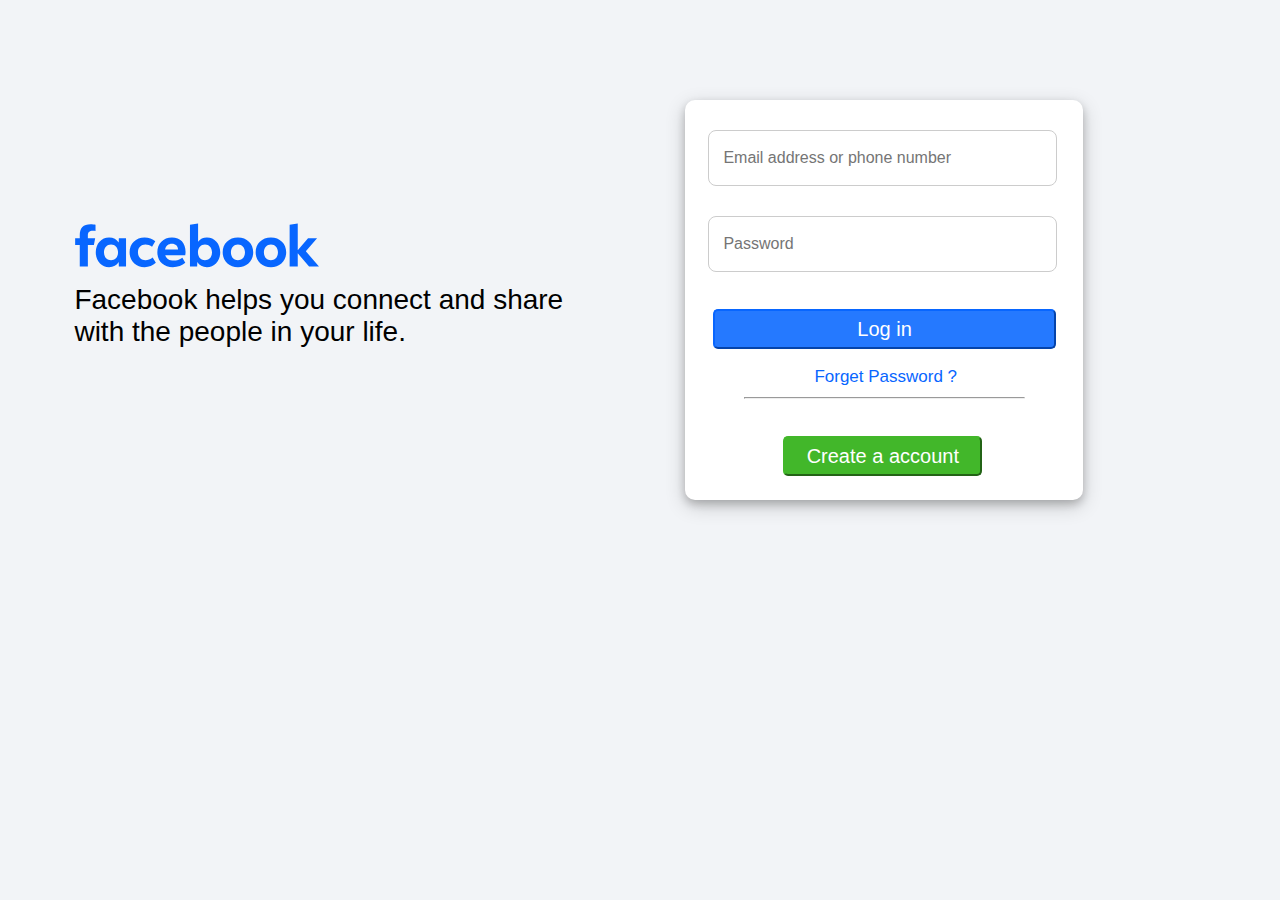
<file: Java Script/Facebook UI/index.html>
<!DOCTYPE html>
<html lang="en">

<head>
    <meta charset="UTF-8">
    <meta name="viewport" content="width=device-width, initial-scale=1.0">
    <link rel="stylesheet" href="style.css">
    <title>Facebook Login or Sign in</title>
</head>

<body>
    <div class="container">
        <div class="rightbox">
            <div class="logo">
                <img src="logo.svg" style="width: 300px;" height="350px" alt="">
            </div>
            <div class="logotext">
                Facebook helps you connect and share<br /> with the people in your life.
            </div>
        </div>
        <div class="leftbox">
            <div class="emalbox">
                <input type="email" placeholder="Email address or phone number">
            </div>
            <div class="password">
                <input  type="password" placeholder="Password">
            </div>
             <div class="loginbutton">
               <button>Log in</button>
            </div>
            <div class="forgetext">
                <p>Forget Password ? </p>

            </div>
            <div class="hr">
                <center>
                    <hr width="70%">
                </center>

            </div>
            <div class="createbutton">
               <a href="signup.html"> <button style="background-color: #42b72a; width: 50%; border-color: #42b72a; margin-left: 24.6%;">Create a account</button></a>
            </div>
        </div>
    </div>
    

<script src="index.js"></script>
</body>

</html>
</file>
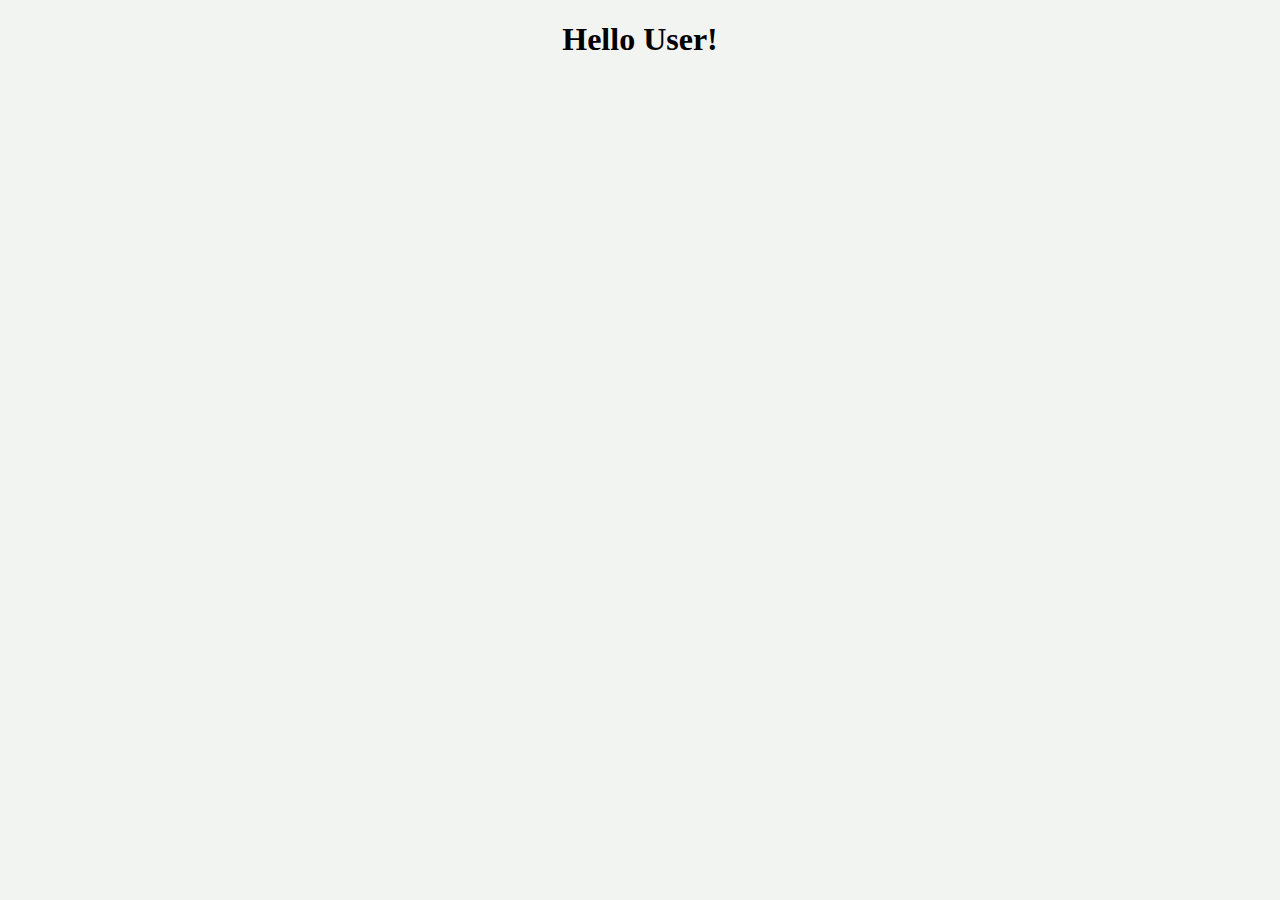
<file: Java Script/JavaScript-assignment-1/index.html>
<!DOCTYPE html>
<html lang="en">

<head>
    <meta charset="UTF-8">
    <meta name="viewport" content="width=device-width, initial-scale=1.0">
    <title>CHP 1-3</title>
</head>

<body style="background-color: #f2f4f2;">
    <h1 style="justify-self: center;">Hello User!</h1>


    <script src="app.js"></script>
</body>

</html>
</file>
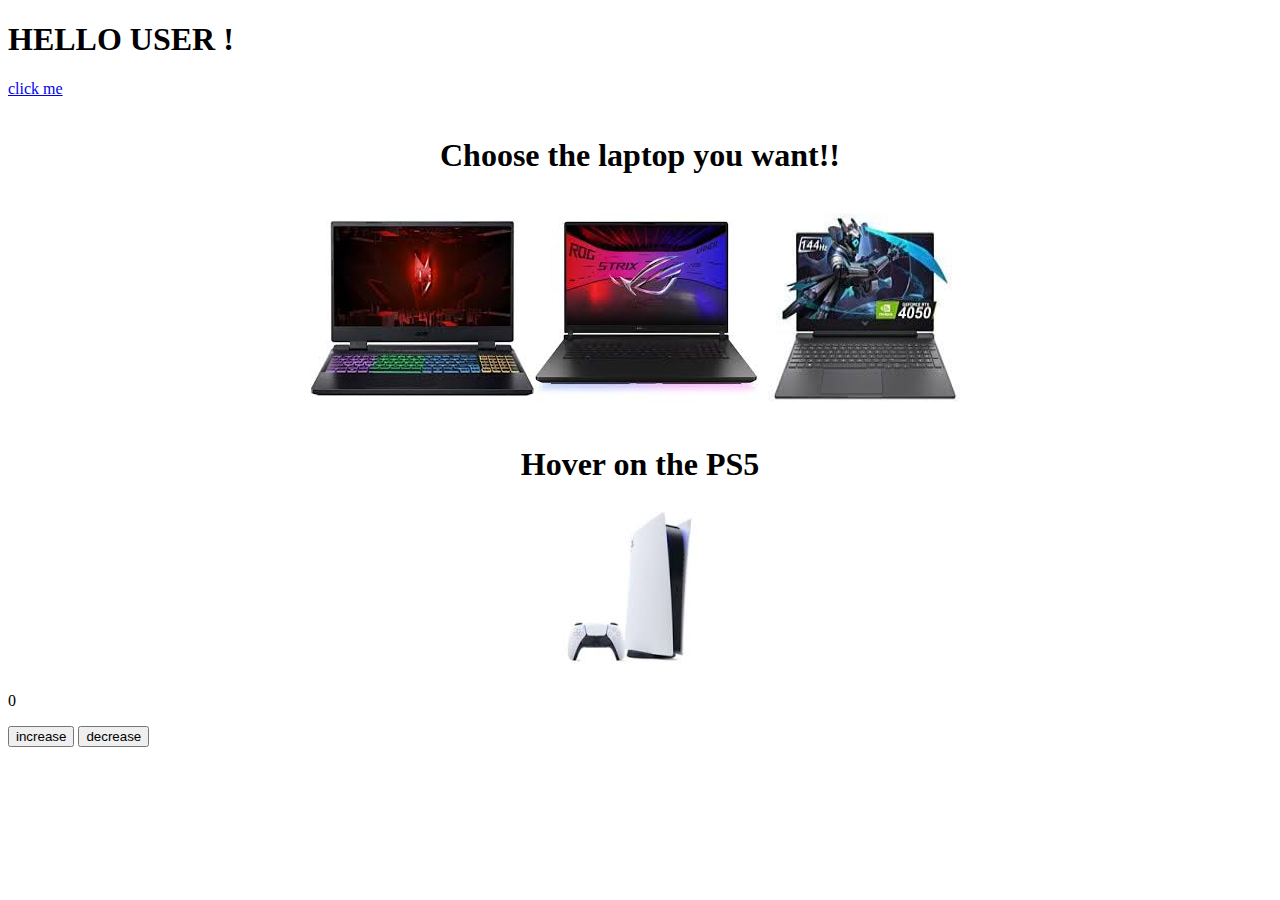
<file: Java Script/JavaScript-assignment-from-39-chp/index.html>
<!DOCTYPE html>
<html lang="en">

<head>
    <meta charset="UTF-8">
    <meta name="viewport" content="width=device-width, initial-scale=1.0">
    <title>JS assignment</title>
</head>

<body>
    <h1>HELLO USER !</h1>




    <!-- question-1 -->
    <a href="#" onclick="alert('HI user!!')">click me</a> <br /> <br />

    <!-- question-2 -->
    <h1 style="justify-self: center;">Choose the laptop you want!!</h1>
    <div style="display: flex; justify-content: center;" class="laptops">

        <img src="[data-uri]"
            onclick="alert('Thank you for buying this laptop')" alt="">
        <img src="[data-uri]"
            onclick="alert('Thank you for buying this laptop')" alt="">
        <img src="[data-uri]"
            onclick="alert('Thank you for buying this laptop')" alt="">
    </div>

        <!-- question-4 -->

<h1 style="justify-self: center; margin-top: 25px;">Hover on the PS5</h1>
<div class="ps5">
    <center><img src="[data-uri]" 
    onmouseover="src='[data-uri]'" 
    onmouseout="src='[data-uri]'"
    alt=""> 
</div></center>


    <!-- question-5 -->
<p id="display" >0</p>
<button onclick="changeCount(1)" >increase</button>
<button onclick="changeCount(-1)" >decrease</button>





    <script src="app.js"></script>
</body>

</html>
</file>
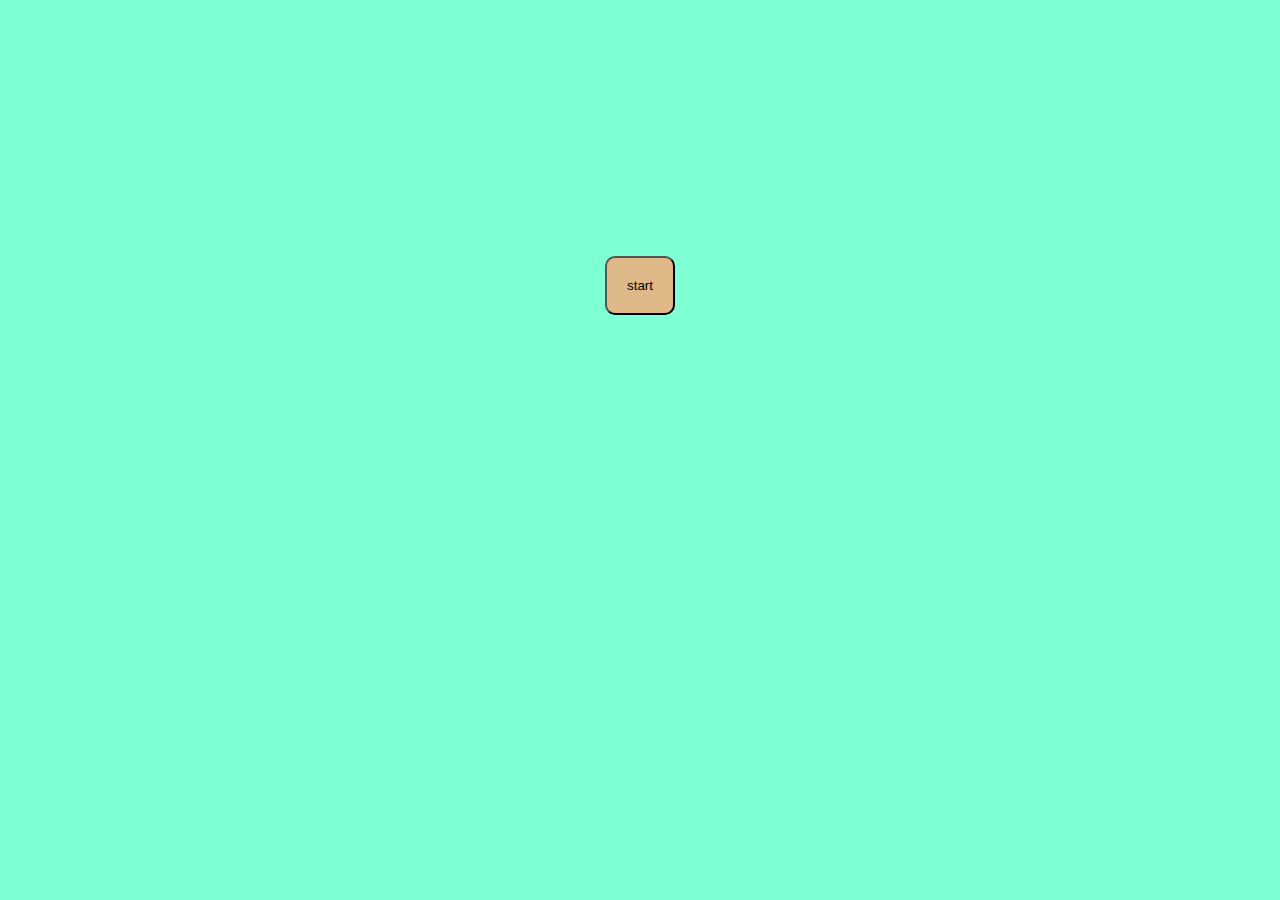
<file: JS/JS-assignment1/css animation/index.html>
<!DOCTYPE html>
<html lang="en">
<head>
    <meta charset="UTF-8">
    <meta name="viewport" content="width=device-width, initial-scale=1.0">
    <link rel="stylesheet" href="style.css">
    <title>Document</title>
</head>
<body>
    <header>
        <center>  <button>start</button></center>
      
    </header>
</body>
</html>
</file>
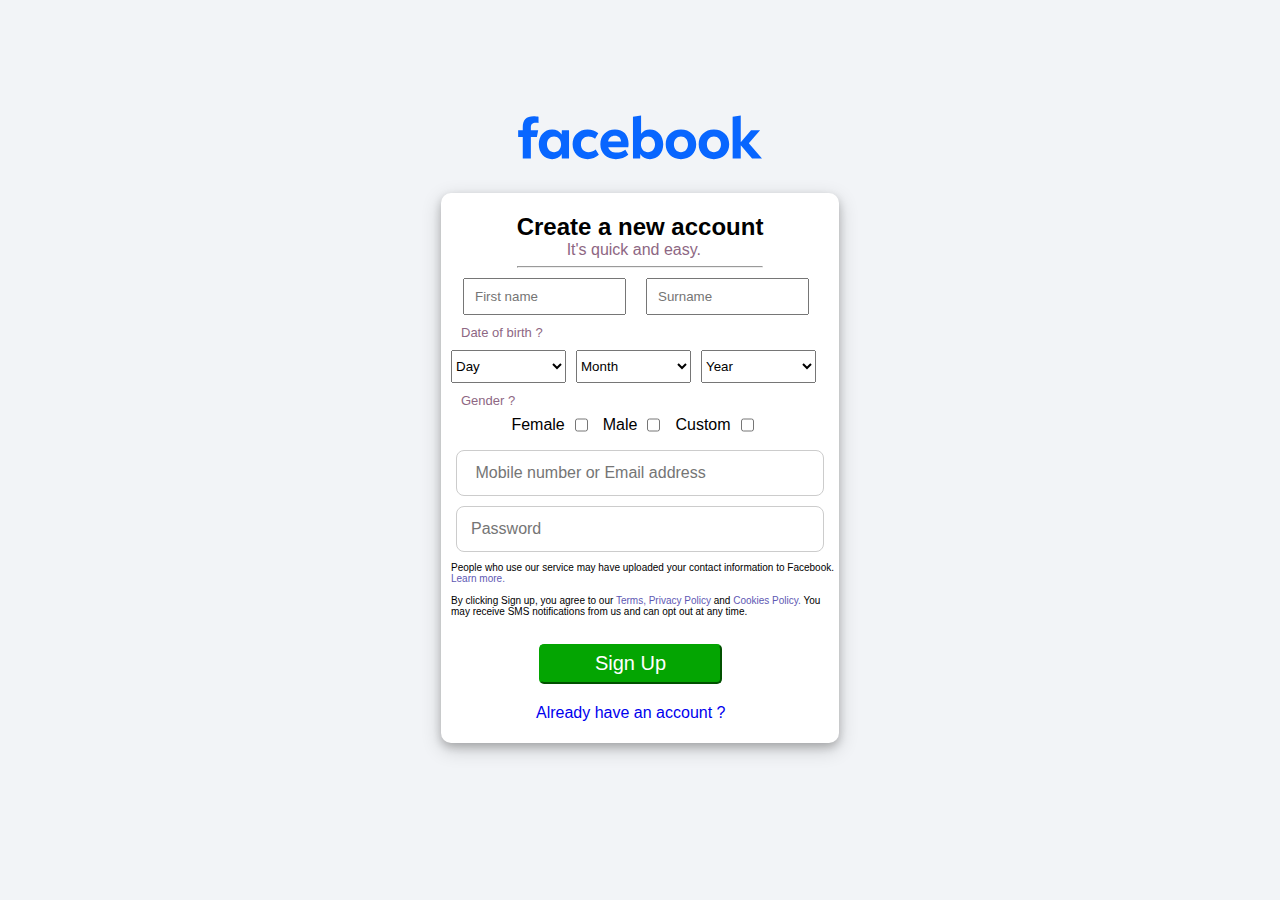
<file: Java Script/Facebook UI/signup.html>
<!DOCTYPE html>
<html lang="en">

<head>
    <meta charset="UTF-8">
    <meta name="viewport" content="width=device-width, initial-scale=1.0">
    <link rel="stylesheet" href="signup.css">
    <title>Signup page</title>
</head>

<body>
    <div class="container">
        <div class="logo">
            <img src="logo.svg" style="width: 300px;" height="350px" alt="">
        </div>
        <div class="belowbox">
            <div class="text1">
                <h2 style="padding-top: 20px;">Create a new account</h2>
                <p style="color: #8e6783; margin-left: 50px;">It's quick and easy.</p>
                <hr style="margin-top: 7px;" />
            </div>
            <div class="names">
                <div class="first">
                    <input style="height: 33px; padding-left: 10px;" type="name" placeholder="First name">
                </div>
                <div class="SUR">
                    <input style="height: 33px; padding-left: 10px;" type="name" placeholder="Surname">
                </div>
            </div>
            <div class="dob-sec">
                <div class="text2">
                    <p>Date of birth ?</p>
                </div>
                <div class="dob2" style="display: flex;">
                    <div class="date"> <select name="dob-day" id="dob-day">
                            <option value="">Day</option>
                            <option value="">---</option>
                            <option value="01">01</option>
                            <option value="02">02</option>
                            <option value="03">03</option>
                            <option value="04">04</option>
                            <option value="05">05</option>
                            <option value="06">06</option>
                            <option value="07">07</option>
                            <option value="08">08</option>
                            <option value="09">09</option>
                            <option value="10">10</option>
                            <option value="11">11</option>
                            <option value="12">12</option>
                            <option value="13">13</option>
                            <option value="14">14</option>
                            <option value="15">15</option>
                            <option value="16">16</option>
                            <option value="17">17</option>
                            <option value="18">18</option>
                            <option value="19">19</option>
                            <option value="20">20</option>
                            <option value="21">21</option>
                            <option value="22">22</option>
                            <option value="23">23</option>
                            <option value="24">24</option>
                            <option value="25">25</option>
                            <option value="26">26</option>
                            <option value="27">27</option>
                            <option value="28">28</option>
                            <option value="29">29</option>
                            <option value="30">30</option>
                            <option value="31">31</option>
                        </select></div>
                    <div class="month"> <select name="dob-month" id="dob-month">
                            <option value="00">Month</option>
                            <option value="01">January</option>
                            <option value="02">February</option>
                            <option value="03">March</option>
                            <option value="04">April</option>
                            <option value="05">May</option>
                            <option value="06">June</option>
                            <option value="07">July</option>
                            <option value="08">August</option>
                            <option value="09">September</option>
                            <option value="10">October</option>
                            <option value="11">November</option>
                            <option value="12">December</option>
                        </select>
                    </div>
                    <div class="year"> <select name="dob-year" id="dob-year">
                            <option value="">Year</option>
                            <option value="">----</option>
                            <option value="2012">2012</option>
                            <option value="2011">2011</option>
                            <option value="2010">2010</option>
                            <option value="2009">2009</option>
                            <option value="2008">2008</option>
                            <option value="2007">2007</option>
                            <option value="2006">2006</option>
                            <option value="2005">2005</option>
                            <option value="2004">2004</option>
                            <option value="2003">2003</option>
                            <option value="2002">2002</option>
                            <option value="2001">2001</option>
                            <option value="2000">2000</option>
                            <option value="1999">1999</option>
                            <option value="1998">1998</option>
                            <option value="1997">1997</option>
                            <option value="1996">1996</option>
                            <option value="1995">1995</option>
                            <option value="1994">1994</option>
                            <option value="1993">1993</option>
                            <option value="1992">1992</option>
                            <option value="1991">1991</option>
                            <option value="1990">1990</option>
                            <option value="1989">1989</option>
                            <option value="1988">1988</option>
                            <option value="1987">1987</option>
                            <option value="1986">1986</option>
                            <option value="1985">1985</option>
                            <option value="1984">1984</option>
                            <option value="1983">1983</option>
                            <option value="1982">1982</option>
                            <option value="1981">1981</option>
                            <option value="1980">1980</option>
                            <option value="1979">1979</option>
                            <option value="1978">1978</option>
                            <option value="1977">1977</option>
                            <option value="1976">1976</option>
                            <option value="1975">1975</option>
                            <option value="1974">1974</option>
                            <option value="1973">1973</option>
                            <option value="1972">1972</option>
                            <option value="1971">1971</option>
                            <option value="1970">1970</option>
                            <option value="1969">1969</option>
                            <option value="1968">1968</option>
                            <option value="1967">1967</option>
                            <option value="1966">1966</option>
                            <option value="1965">1965</option>
                            <option value="1964">1964</option>
                            <option value="1963">1963</option>
                            <option value="1962">1962</option>
                            <option value="1961">1961</option>
                            <option value="1960">1960</option>
                            <option value="1959">1959</option>
                            <option value="1958">1958</option>
                            <option value="1957">1957</option>
                            <option value="1956">1956</option>
                            <option value="1955">1955</option>
                            <option value="1954">1954</option>
                            <option value="1953">1953</option>
                            <option value="1952">1952</option>
                            <option value="1951">1951</option>
                            <option value="1950">1950</option>
                            <option value="1949">1949</option>
                            <option value="1948">1948</option>
                            <option value="1947">1947</option>
                            <option value="1946">1946</option>
                            <option value="1945">1945</option>
                            <option value="1944">1944</option>
                            <option value="1943">1943</option>
                            <option value="1942">1942</option>
                            <option value="1941">1941</option>
                            <option value="1940">1940</option>
                            <option value="1939">1939</option>
                            <option value="1938">1938</option>
                            <option value="1937">1937</option>
                            <option value="1936">1936</option>
                            <option value="1935">1935</option>
                            <option value="1934">1934</option>
                            <option value="1933">1933</option>
                            <option value="1932">1932</option>
                            <option value="1931">1931</option>
                            <option value="1930">1930</option>
                            <option value="1929">1929</option>
                            <option value="1928">1928</option>
                            <option value="1927">1927</option>
                            <option value="1926">1926</option>
                            <option value="1925">1925</option>
                            <option value="1924">1924</option>
                            <option value="1923">1923</option>
                            <option value="1922">1922</option>
                            <option value="1921">1921</option>
                            <option value="1920">1920</option>
                            <option value="1919">1919</option>
                            <option value="1918">1918</option>
                            <option value="1917">1917</option>
                            <option value="1916">1916</option>
                            <option value="1915">1915</option>
                            <option value="1914">1914</option>
                            <option value="1913">1913</option>
                            <option value="1912">1912</option>
                            <option value="1911">1911</option>
                            <option value="1910">1910</option>
                            <option value="1909">1909</option>
                            <option value="1908">1908</option>
                            <option value="1907">1907</option>
                            <option value="1906">1906</option>
                            <option value="1905">1905</option>
                            <option value="1904">1904</option>
                            <option value="1903">1903</option>
                            <option value="1901">1901</option>
                            <option value="1900">1900</option>
                        </select></div>
                </div>
            </div>
            <div class="genders">

                <div class="text2">
                    <p>Gender ?</p>
                </div>
            </div>
            <div class="genders2" style=" display: flex; column-gap: 15px; justify-content: center; margin-top: 8px;">
                <div class="Female" style="display: flex; column-gap: 10px; ">
                    <p>Female</p> <input type="checkbox" name="" id="">
                </div>
                <div class="Male" style="display: flex; column-gap: 10px; ">
                    <p>Male</p> <input type="checkbox" name="" id="">
                </div>
                <div class="Custom" style="display: flex; column-gap: 10px; ">
                    <p>Custom</p> <input type="checkbox" name="" id="">
                </div><br />
            </div>
            <div class="inputs">
                <div class="emalbox">
                    <input
                        style="  width: 85%; height: 20px; font-size: 10px; padding: 12px 14px;font-size: 16px; border: 1px solid #ccc;border-radius: 8px; outline: none;transition: 0.3s; margin-top: 16px; margin-left: 15px"
                        type="email" placeholder=" Mobile number or Email address">
                </div>
                <div class="password">
                    <input
                        style="  width: 85%; height: 20px; font-size: 10px; padding: 12px 14px;font-size: 16px; border: 1px solid #ccc;border-radius: 8px; outline: none;transition: 0.3s; margin-top: 10px; margin-left: 15px ; outline-color: #ff1d1d;"
                        type="password" placeholder="Password">
                </div>
            </div>
            <div class="text3">
                <p style="font-size: 10px; margin-left: 10px; margin-top: 10px;">People who use our service may have
                    uploaded your contact information to Facebook.<span style="color: #5e58b3; cursor: pointer;"> Learn
                        more.</span><br /> <br />
                    By clicking Sign up, you agree to our <span style="color: #5e58b3; cursor: pointer;">Terms, Privacy
                        Policy</span> and <span style="color: #5e58b3; cursor: pointer;">Cookies Policy.</span> You may
                    receive SMS notifications from us and can opt out at any time.</p>
            </div>
            <div class="loginbutton">

              <button>Sign Up</button>
            </div>
            <div class="text4">
                <a href="index.html">
                    <a style="text-decoration: none;" href="dashboard.html">  <p>Already have an account ?</p></a>
                </a>
            </div>
        </div>
    </div>
    </div>
    </div>







    <script src="signup.js"></script>
</body>

</html>
</file>
<file: Java Script/Facebook UI/style.css>
* {
  padding: 0px;
  margin: 0px;
  font-family: Helvetica, sans-serif;
}

body {
  background-color: #f2f4f7;
}

.container {
  justify-content: center;
  justify-items: center;
  display: flex;
}

.logo {
  margin-top: 70px;
  margin-left: -30.7%;
}

.logotext {
  margin-left: -25%;
  margin-top: -140px;
  font-size: 28px;
}

.leftbox {
  width: 398px;
  height: 400px;
  box-shadow: 0 4px 8px 0 rgba(0, 0, 0, 0.2), 0 6px 20px 0 rgba(0, 0, 0, 0.19);
  /* margin-left: 60%; */
  background-color: white;
  border-radius: 10px;
  align-items: center;
  margin-top: 100px;

}

input {
  width: 80%;
  height: 30px;
  padding: 12px 14px;
  font-size: 16px;
  border: 1px solid #ccc;
  border-radius: 8px;
  outline: none;
  transition: 0.3s;
  margin-top: 30px;
  margin-left: 23px
}

input:hover {
  border-color: #0866ff;
}

button {
  width: 86%;
  height: 40px;
  margin-top: 37px;
  margin-left: 28px;
  cursor: pointer;
  color: white;
  background-color: #0867ffe1;
  font-size: 20px;
  border-color: #0866ff;
  border-radius: 5px;
}

.forgetext {
  font-size: 17px;
  margin-left: 129px;
  margin-top: 18px;
  color: #0866ff;
}

hr {
  margin-top: 10px;
}

@media only screen and (min-width: 1500px) {
  .container {
    display: flex;
    justify-content: center;
    justify-content: center;
    justify-items: center;
    display: flex;
  }


}

@media only screen and (max-width: 800px) {
  .container {
    flex-direction: column;
  }

  .logotext {
    display: none;
    font-display: none;
    opacity: hidden;
  }
  .logo{
    margin-left: 18%;
  }
  .leftbox{
    margin-left: 1%;
    margin-bottom: 5%;
    margin-top: -35%;
  }
}
</file>
<file: JS/JS-assignment1/css animation/style.css>
*{
    padding: 0%;
    margin: 0%;
    box-sizing: border-box;
}
body{
    background-color: aquamarine;
}
button{
    background-color: burlywood;
   color: black;
   padding: 20px;
   margin-top: 20%;
   justify-content: center;
   border-radius: 10px;
transition: all 4s;
}
button:hover{
    background-color: red;
    color: white;
    transform: rotate(360deg);
    transform: skew(10deg);
}
</file>
<file: Java Script/Facebook UI/signup.css>
* {
    padding: 0px;
    margin: 0px;
    font-family: Helvetica;
    box-sizing: 0px;
}

body {
    background-color: #f2f4f7;
}

.logo {
    margin-top: -3%;
    padding-top: 0%;
    justify-self: center;
}

.belowbox {
    width: 398px;
    height: 550px;
    box-shadow: 0 4px 8px 0 rgba(0, 0, 0, 0.2), 0 6px 20px 0 rgba(0, 0, 0, 0.19);
    background-color: white;
    border-radius: 10px;
    justify-self: center;
    margin-top: -10%;
    margin-bottom: 53px;
}

.text1 {
    justify-self: center;
    margin-top: 5px;
}

.names{
width: 30px;
border-color: #ccd0d5;
/* outline-color: red; */
display: flex;
justify-content: center;
margin-left: 180px;
margin-top: 10px;
column-gap: 20px
}
.text2{
    color: #8e6783;
    font-size: 13px;
    margin-top: 10px;
    margin-left: 20px;
}
.date select{
    width: 115px;
    height: 33px;
    margin-left: 10px;
    margin-top: 10px;
    display: flex;
    display: inline;
    padding: 0%;
   
} 
.month   select{
    width: 115px;
  height: 33px;
    margin-left: 10px;
    margin-top: 10px;
    display: flex;
    display: inline;
} 


.year select{
    width: 115px;
    height: 33px;
    margin-left: 10px;
    margin-top: 10px;
    display: flex;
    display: inline;
} 
button {
  width: 46%;
  height: 40px;
  margin-top: 27px;
margin-left: 98px;
  cursor: pointer;
  color: white;
  background-color: #04a502;
  font-size: 20px;
  border-color: #04a502;
  border-radius: 5px;
}
.text4{
    color: #5e58b3;
    margin-left: 95px;
    margin-top: 20px;
    cursor: pointer;
    text-underline-position: hidden;
}
</file>
